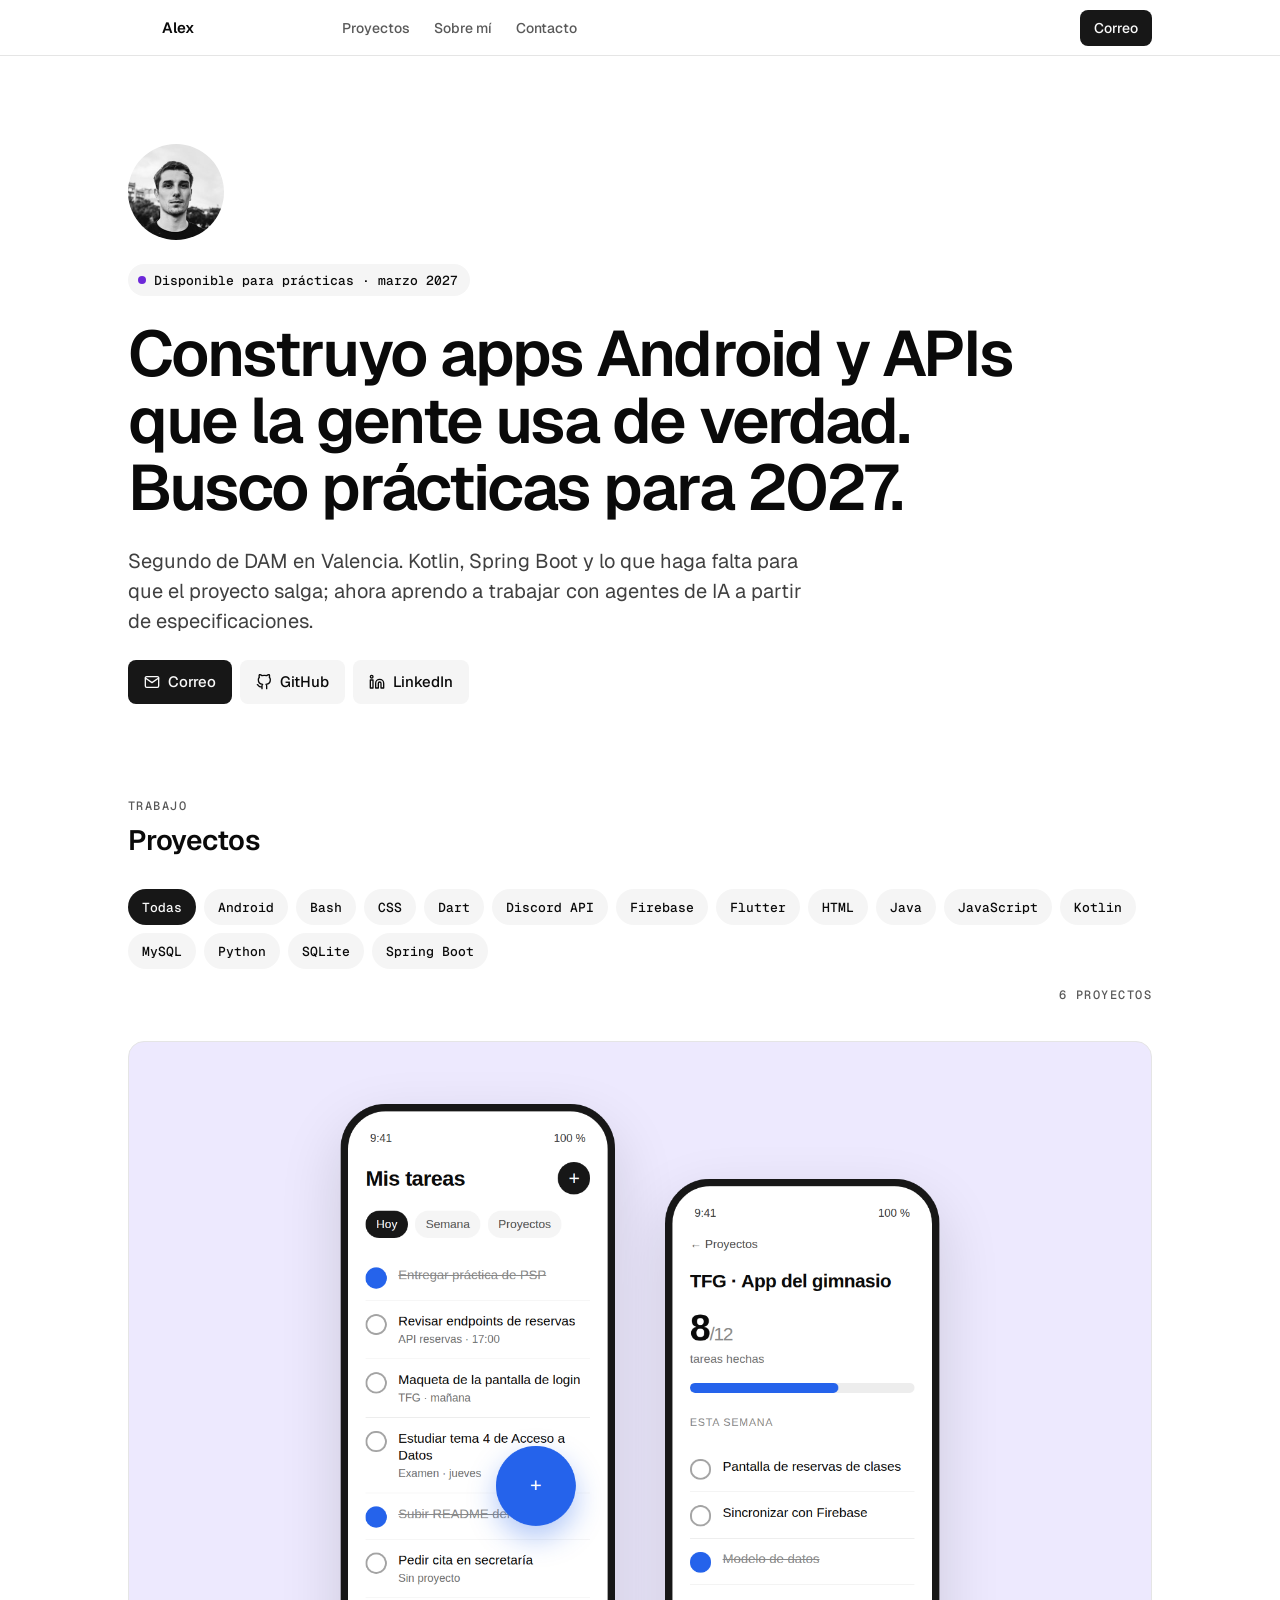
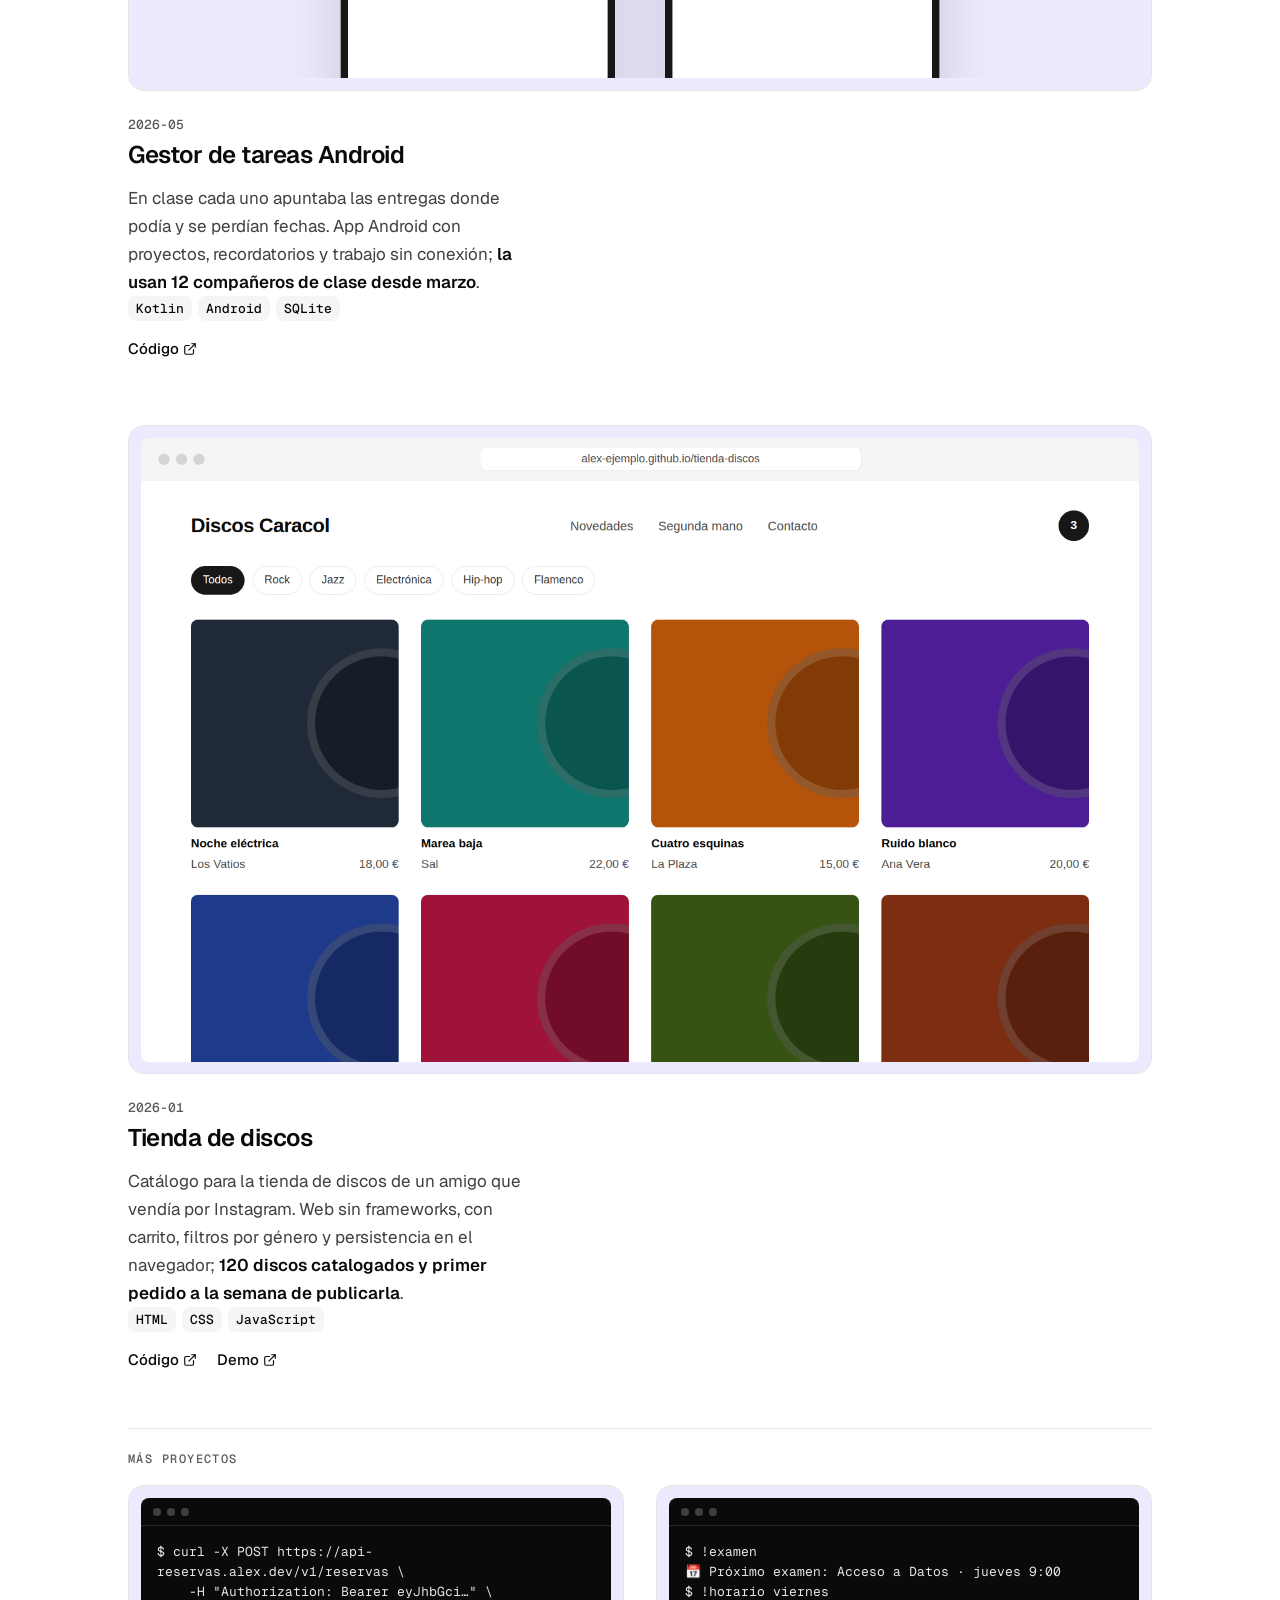
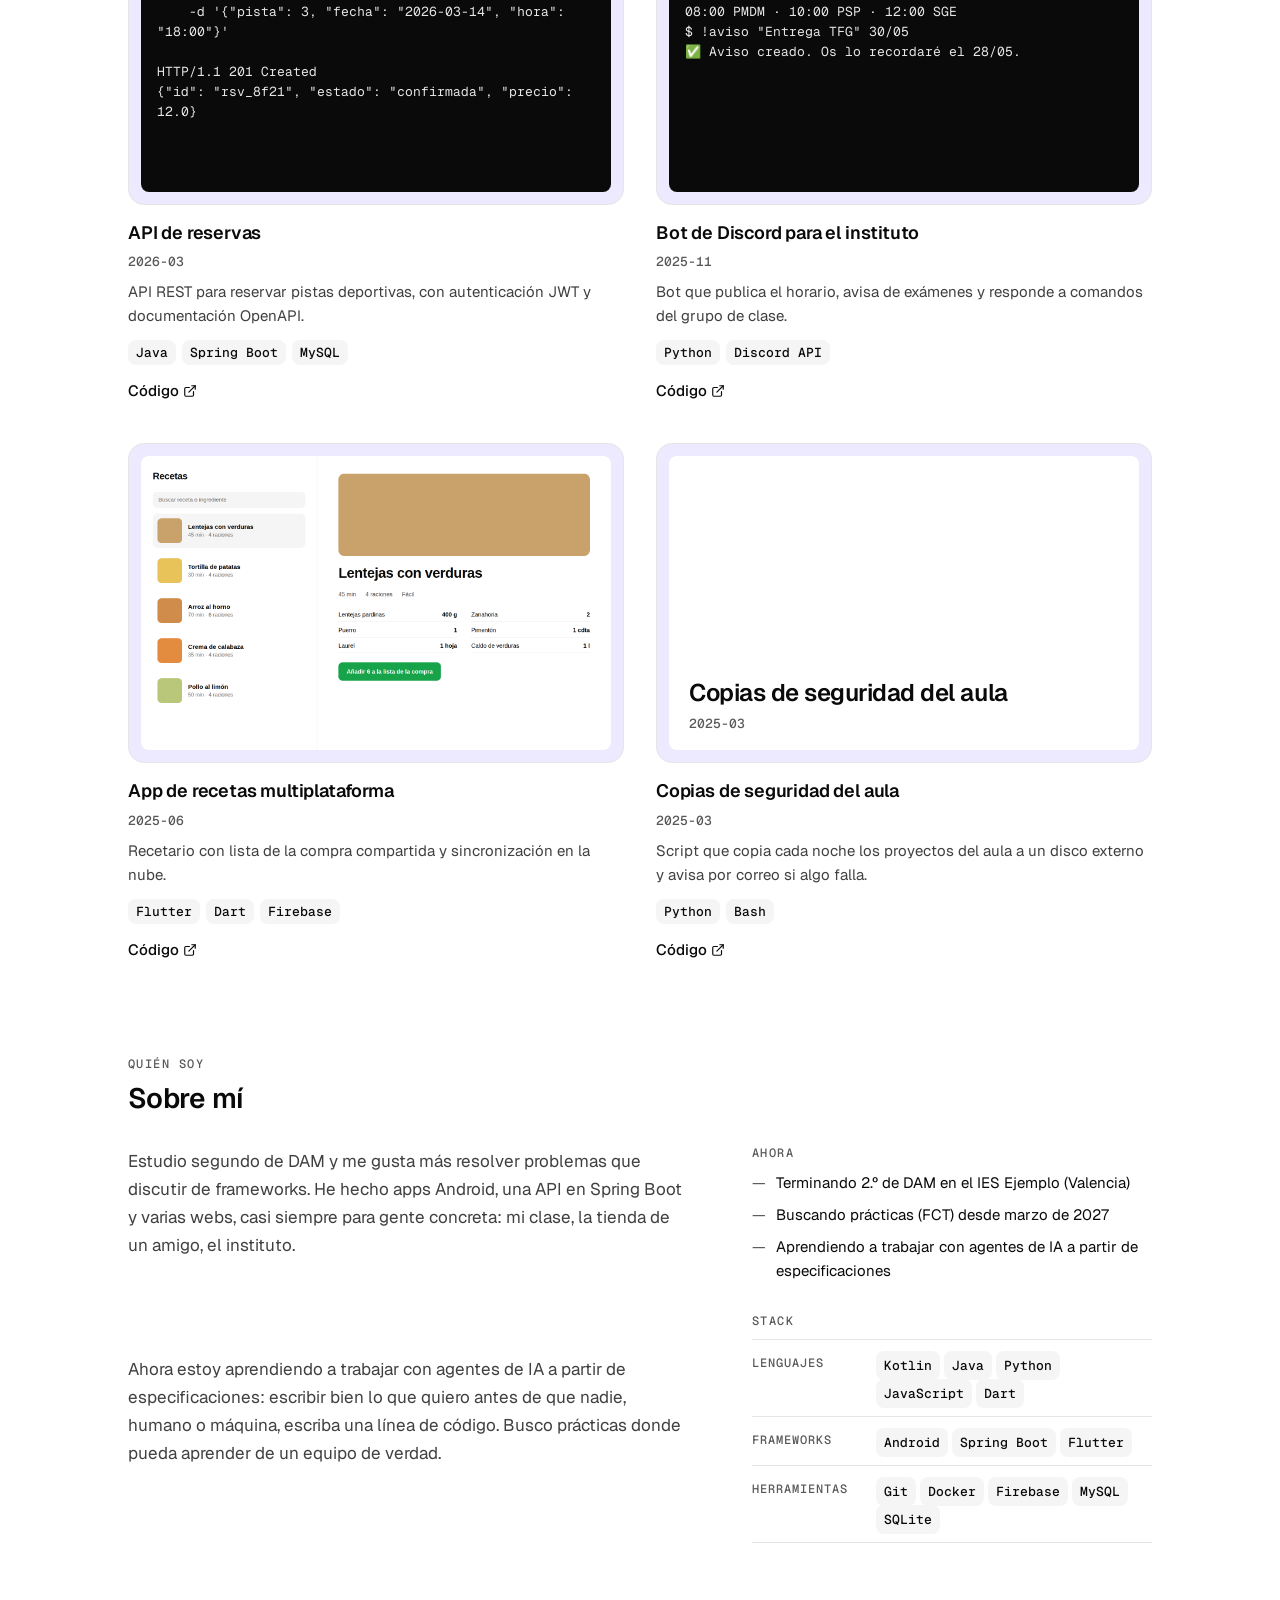
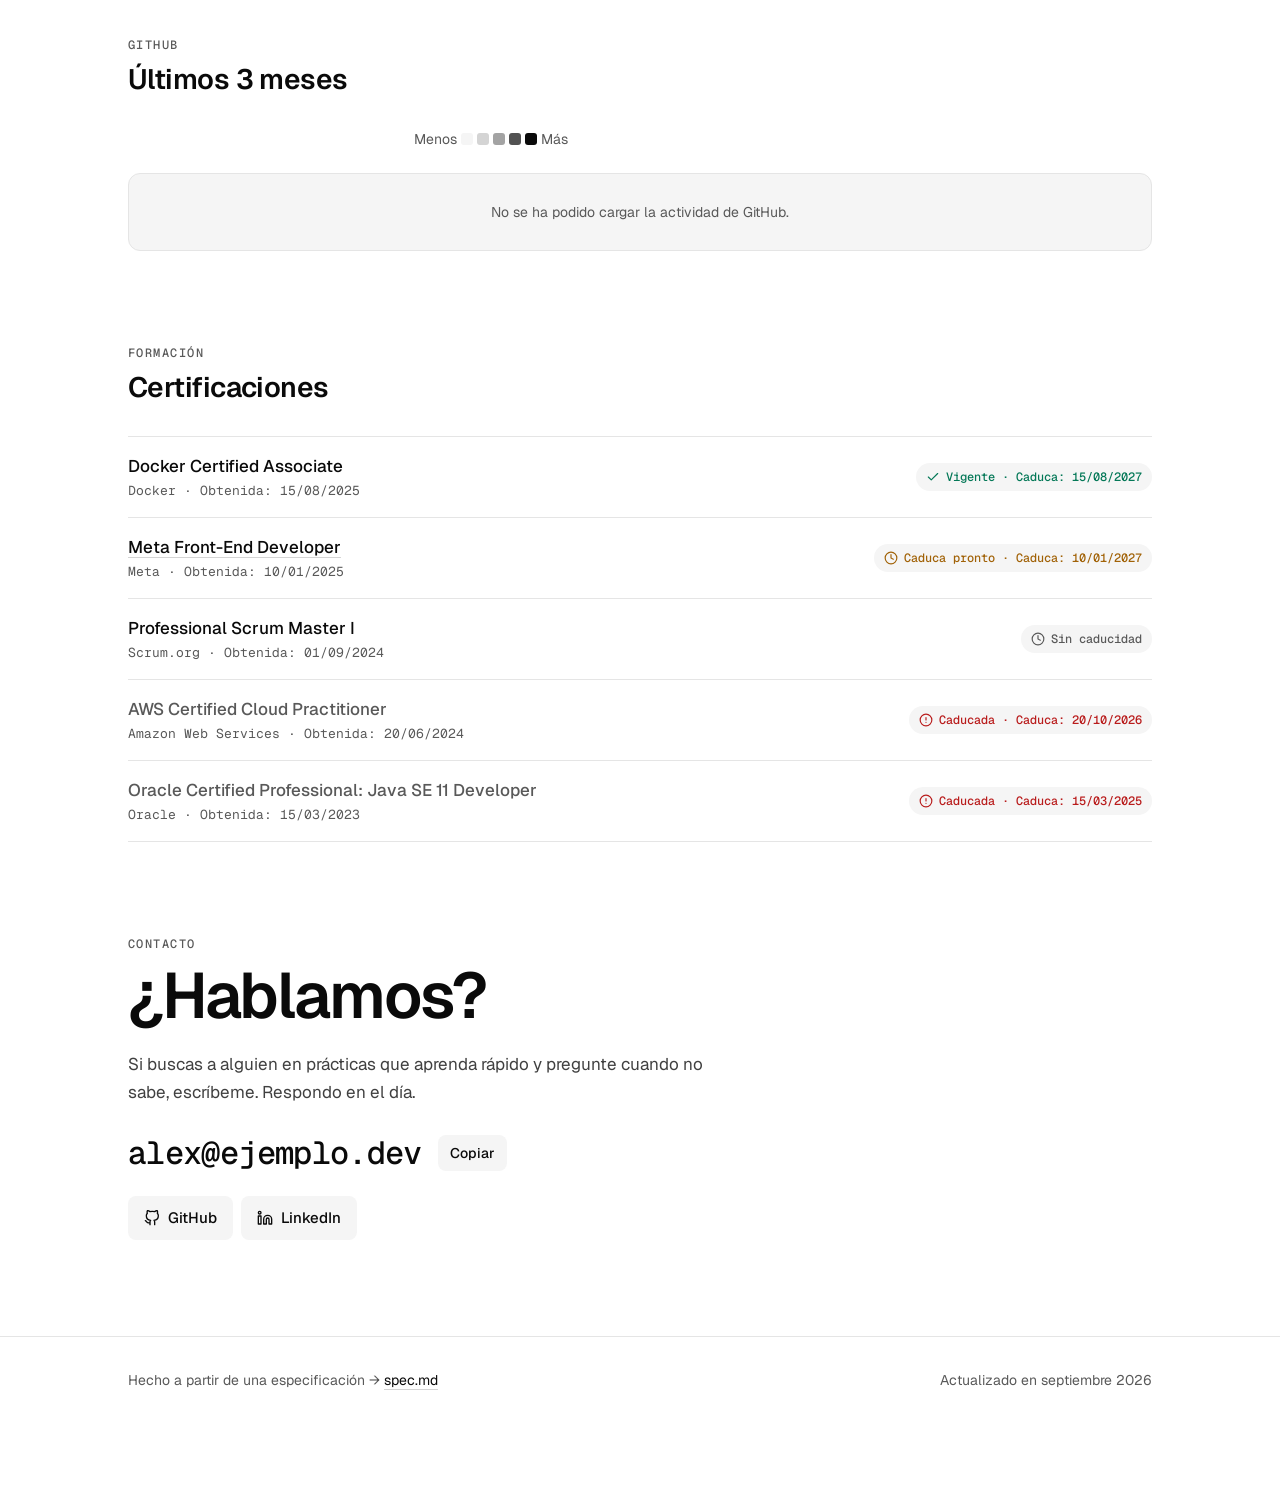
<file: index.html>
<!DOCTYPE html>
<html lang="es" data-acento="violeta">
<head>
  <meta charset="UTF-8">
  <meta name="viewport" content="width=device-width, initial-scale=1.0">
  <!-- Metadatos de compartir: única excepción al "ningún dato en el HTML" (los scrapers no ejecutan JS).
       Se rellenan una vez con los datos de perfil.json y el JS los vuelve a escribir al cargar. -->
  <title>Alex · Desarrollador multiplataforma en formación</title>
  <meta name="description" content="Construyo apps Android y APIs que la gente usa de verdad. Busco prácticas para 2027.">
  <meta property="og:type" content="website">
  <meta property="og:title" content="Alex · Desarrollador multiplataforma en formación">
  <meta property="og:description" content="Construyo apps Android y APIs que la gente usa de verdad. Busco prácticas para 2027.">
  <meta property="og:image" content="og.png">
  <meta name="twitter:card" content="summary_large_image">
  <link rel="icon" id="favicon" href="data:image/svg+xml,%3Csvg xmlns='http://www.w3.org/2000/svg' viewBox='0 0 64 64'%3E%3Crect width='64' height='64' rx='14' fill='%230A0A0A'/%3E%3Ctext x='32' y='43' text-anchor='middle' font-family='Helvetica,Arial,sans-serif' font-size='34' font-weight='600' fill='%23FAFAFA'%3EA%3C/text%3E%3C/svg%3E">
  <link rel="preconnect" href="https://fonts.googleapis.com">
  <link rel="preconnect" href="https://fonts.gstatic.com" crossorigin>
  <link href="https://fonts.googleapis.com/css2?family=Geist:wght@400;500;600&family=Geist+Mono:wght@400;500&display=swap" rel="stylesheet">
  <link rel="stylesheet" href="css/estilos.css">
</head>
<body>
  <a class="skip" href="#proyectos">Saltar a los proyectos</a>

  <header class="topbar">
    <div class="container">
      <a class="brand" href="#inicio" id="brand"><img class="brand__img is-off" id="brand-img" alt="" hidden><span id="brand-name"></span></a>
      <nav aria-label="Secciones">
        <ul class="topnav" id="topnav">
          <li><a href="#proyectos">Proyectos</a></li>
          <li><a href="#sobre-mi">Sobre mí</a></li>
          <li><a href="#contacto">Contacto</a></li>
        </ul>
      </nav>
      <div class="top-right">
        <span class="pill is-off" id="pill-top" hidden><span class="dot"></span><span class="pill__text"></span></span>
        <a class="btn btn--primary" id="btn-correo-top" href="#contacto">Correo</a>
      </div>
    </div>
  </header>

  <main id="inicio">
    <section class="hero" aria-label="Presentación">
      <div class="container">
        <img class="avatar" id="avatar" alt="" data-in="0" hidden>
        <p class="pill" id="pill-hero" data-in="1" hidden><span class="dot"></span><span class="pill__text"></span></p>
        <h1 id="claim" data-in="2"></h1>
        <p class="intro" id="intro" data-in="3"></p>
        <div class="actions" id="acciones" data-in="4"></div>
      </div>
    </section>

    <section class="section" id="proyectos" aria-labelledby="h-proyectos">
      <div class="container">
        <div class="section-head">
          <p class="eyebrow">Trabajo</p>
          <h2 id="h-proyectos">Proyectos</h2>
        </div>
        <div class="filters-row">
          <nav aria-label="Filtro por tecnología"><ul class="filters" id="filtros"></ul></nav>
          <p class="count eyebrow" id="contador" aria-live="polite"></p>
        </div>
        <div class="featured-list" id="destacados"></div>
        <h3 class="sub" id="mas-label" hidden>Más proyectos</h3>
        <div class="grid" id="lista"></div>
        <p class="empty" id="vacio" hidden>No hay proyectos con esta tecnología</p>
        <p class="empty" id="error-proyectos" hidden>No se han podido cargar los proyectos</p>
      </div>
    </section>

    <section class="section" id="sobre-mi" aria-labelledby="h-sobre">
      <div class="container">
        <div class="section-head">
          <p class="eyebrow">Quién soy</p>
          <h2 id="h-sobre">Sobre mí</h2>
        </div>
        <div class="about">
          <div class="about__text" id="sobre-texto"></div>
          <aside class="aside" aria-label="Ahora y stack">
            <div id="ahora-wrap"><h4>Ahora</h4><ul class="now" id="ahora"></ul></div>
            <div id="stack-wrap"><h4>Stack</h4><div id="stack"></div></div>
          </aside>
        </div>
      </div>
    </section>

    <section class="section" id="actividad" aria-labelledby="h-actividad">
      <div class="container">
        <div class="section-head">
          <p class="eyebrow">GitHub</p>
          <h2 id="h-actividad">Últimos 3 meses</h2>
        </div>
        <div class="heat-wrap" id="heat-wrap">
          <div class="heat" id="heat" role="group" aria-label="Contribuciones diarias a GitHub en las últimas 13 semanas"></div>
          <div class="heat-foot">
            <span id="heat-total" aria-live="polite"></span>
            <span class="legend" aria-hidden="true">Menos <i></i><i class="l1"></i><i class="l2"></i><i class="l3"></i><i class="l4"></i> Más</span>
          </div>
        </div>
        <p class="empty" id="actividad-vacio" hidden></p>
      </div>
    </section>

    <section class="section" id="certificaciones" aria-labelledby="h-certs">
      <div class="container">
        <div class="section-head">
          <p class="eyebrow">Formación</p>
          <h2 id="h-certs">Certificaciones</h2>
        </div>
        <ul class="certs" id="certs"></ul>
        <p class="empty" id="certificaciones-vacio" hidden>No hay certificaciones</p>
        <p class="empty" id="certificaciones-error" hidden>No se han podido cargar las certificaciones</p>
      </div>
    </section>

    <section class="section contact" id="contacto" aria-labelledby="h-contacto">
      <div class="container">
        <p class="eyebrow" style="margin-bottom:12px">Contacto</p>
        <h2 class="big" id="h-contacto">¿Hablamos?</h2>
        <p class="lead" id="contacto-texto">Si buscas a alguien en prácticas que aprenda rápido y pregunte cuando no sabe, escríbeme. Respondo en el día.</p>
        <div class="email-row">
          <a class="email" id="email" href="#"></a>
          <button class="btn btn--sm" id="copiar" type="button">Copiar</button>
          <span class="status" id="copiado" aria-live="polite"></span>
        </div>
        <div class="actions" id="acciones-2"></div>
      </div>
    </section>
  </main>

  <footer>
    <div class="container">
      <p>Hecho a partir de una especificación → <a id="spec-link" href="spec.md">spec.md</a></p>
      <p id="actualizado"></p>
    </div>
  </footer>

  <script src="js/app.js"></script>
</body>
</html>
</file>
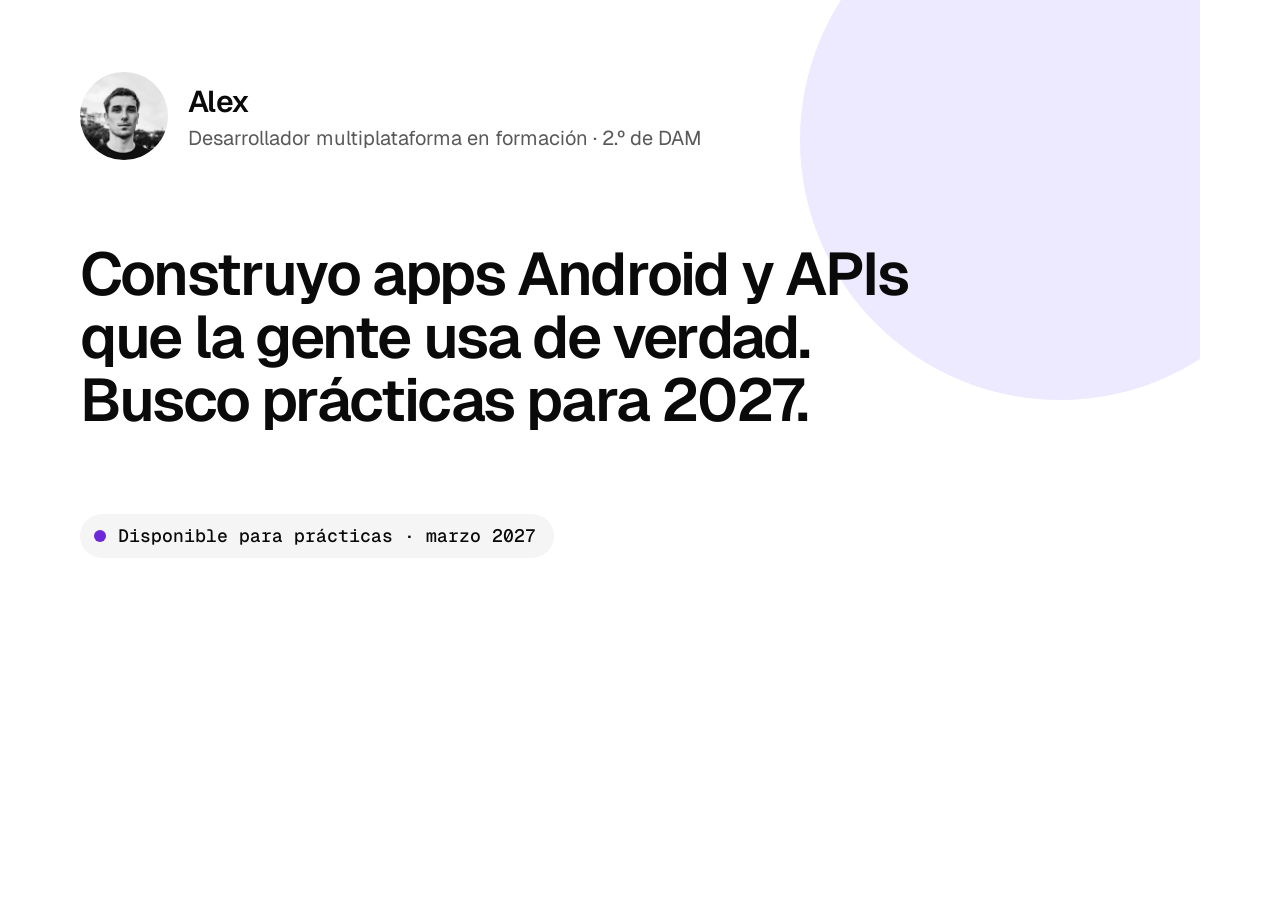
<file: og.html>
<!DOCTYPE html>
<html lang="es">
<head>
  <meta charset="UTF-8">
  <title>og.png · plantilla 1200×630</title>
  <!-- Plantilla de la imagen de compartir. Ábrela en Chrome, pon el viewport a 1200×630 (DevTools → modo dispositivo)
       y guarda la captura como og.png en la raíz del repo. Cambia nombre, titular, claim y estado a mano. -->
  <link rel="preconnect" href="https://fonts.googleapis.com">
  <link rel="preconnect" href="https://fonts.gstatic.com" crossorigin>
  <link href="https://fonts.googleapis.com/css2?family=Geist:wght@400;500;600&family=Geist+Mono:wght@400;500&display=swap" rel="stylesheet">
  <style>
    :root{--ink:#0A0A0A;--ink-2:#404040;--muted:#595959;--surface:#F5F5F5;--accent:#6D28D9;--accent-soft:#EDE9FE}
    *{box-sizing:border-box}
    html,body{margin:0;background:#fff}
    .og{width:1200px;height:630px;padding:72px 80px;display:flex;flex-direction:column;justify-content:space-between;font-family:"Geist",-apple-system,"Segoe UI",Helvetica,Arial,sans-serif;color:var(--ink);position:relative;overflow:hidden}
    .og::after{content:"";position:absolute;right:-120px;top:-120px;width:520px;height:520px;border-radius:50%;background:var(--accent-soft);z-index:0}
    .og>*{position:relative;z-index:1}
    .top{display:flex;align-items:center;gap:20px}
    .foto{width:88px;height:88px;border-radius:50%;object-fit:cover;background:var(--surface)}
    .nombre{font-size:30px;font-weight:600;letter-spacing:-.02em}
    .titular{font-size:20px;color:var(--muted);margin-top:4px}
    .claim{font-size:60px;font-weight:600;letter-spacing:-.03em;line-height:1.05;max-width:940px;text-wrap:balance}
    .pill{display:inline-flex;align-items:center;gap:12px;height:44px;padding:0 18px 0 14px;border-radius:999px;background:var(--surface);font:500 18px/1 "Geist Mono",ui-monospace,Menlo,monospace}
    .pill i{width:12px;height:12px;border-radius:50%;background:var(--accent)}
  </style>
</head>
<body>
  <div class="og">
    <div class="top">
      <img class="foto" src="img/foto.jpg" alt="">
      <div><div class="nombre">Alex</div><div class="titular">Desarrollador multiplataforma en formación · 2.º de DAM</div></div>
    </div>
    <div class="claim">Construyo apps Android y APIs que la gente usa de verdad. Busco prácticas para 2027.</div>
    <div><span class="pill"><i></i>Disponible para prácticas · marzo 2027</span></div>
  </div>
</body>
</html>
</file>
<file: css/estilos.css>
/* estilos.css · Portfolio v3 · Sistema de diseño "editorial de desarrollador" (Secture, Formación IA)
   Se usa tal cual. Los cambios de diseño se piden al cliente y se aprueban en spec.md antes de tocar este fichero.
   Si el Dev necesita una clase que no existe, la añade al final bajo el comentario "Añadido por el Dev" y avisa.
   Tokens en :root; acento por perfil.acento (atributo data-acento en <html>); tres animaciones y ninguna más. */
/* ---------- Tokens (sección 6 del plan) ---------- */
:root{
  --bg:#FFFFFF; --ink:#0A0A0A; --ink-2:#404040; --muted:#595959;
  --surface:#F5F5F5; --surface-2:#EDEDED; --border:#E5E5E5; --border-strong:#D4D4D4;
  --btn:#171717; --btn-ink:#FAFAFA;
  --accent:#6D28D9; --accent-soft:#EDE9FE;
  --ok:#047857; --warn:#A16207; --bad:#B91C1C;
  --radius-s:8px; --radius-m:12px; --radius-l:16px; --radius-pill:999px;
  --ease:cubic-bezier(.2,.8,.2,1); --dur-1:150ms; --dur-2:200ms; --dur-3:400ms;
  --sans:"Geist",-apple-system,"Segoe UI",Helvetica,Arial,sans-serif;
  --mono:"Geist Mono",ui-monospace,"SF Mono",Menlo,Consolas,monospace;
  --container:1120px; --measure:720px;
  --gutter:24px; --section-gap:64px; --topbar:56px;
}
@media (min-width:900px){:root{--gutter:48px;--section-gap:96px}}
:root[data-acento="azul"]{--accent:#1D4ED8;--accent-soft:#DBEAFE}
:root[data-acento="verde"]{--accent:#047857;--accent-soft:#D1FAE5}
:root[data-acento="naranja"]{--accent:#C2410C;--accent-soft:#FFEDD5}
:root[data-acento="rosa"]{--accent:#BE185D;--accent-soft:#FCE7F3}
:root[data-acento="amarillo"]{--accent:#A16207;--accent-soft:#FEF3C7}

/* ---------- Base ---------- */
*,*::before,*::after{box-sizing:border-box}
html{scroll-behavior:smooth;scroll-padding-top:calc(var(--topbar) + 24px)}
body{margin:0;background:var(--bg);color:var(--ink);font:400 17px/28px var(--sans);-webkit-font-smoothing:antialiased;text-rendering:optimizeLegibility;overflow-x:hidden}
::selection{background:var(--accent-soft);color:var(--ink)}
a{color:inherit}
:focus-visible{outline:2px solid var(--accent);outline-offset:3px;border-radius:4px}
img{max-width:100%;display:block}
h1,h2,h3,h4,p,ul{margin:0}
ul{padding:0;list-style:none}
svg{display:block}
[hidden]{display:none!important}
.container{max-width:var(--container);margin-inline:auto;padding-inline:var(--gutter)}
.measure{max-width:var(--measure)}
.skip{position:absolute;left:16px;top:-120px;z-index:100;background:var(--btn);color:var(--btn-ink);padding:10px 14px;border-radius:var(--radius-s);text-decoration:none;font-size:14px}
.skip:focus{top:calc(env(safe-area-inset-top,0px) + 8px)}

/* ---------- Barra superior ---------- */
.topbar{position:sticky;top:env(safe-area-inset-top,0px);z-index:50;height:var(--topbar);background:rgba(255,255,255,.82);backdrop-filter:blur(12px);-webkit-backdrop-filter:blur(12px);border-bottom:1px solid var(--border)}
.topbar .container{height:100%;display:flex;align-items:center;justify-content:space-between;gap:16px}
.brand{display:inline-flex;align-items:center;gap:10px;font-weight:600;font-size:15px;text-decoration:none;letter-spacing:-.01em}
.brand__img{width:24px;height:24px;border-radius:50%;object-fit:cover;background:var(--surface)}
/* Foto y disponibilidad de la barra: ocultas mientras el hero está a la vista, conservando su hueco */
.brand__img.is-off{opacity:0;visibility:hidden;transform:scale(.6)}
.top-right .pill.is-off{opacity:0;visibility:hidden}
.avatar{width:96px;height:96px;border-radius:50%;object-fit:cover;background:var(--surface)}
@media (max-width:639px){.avatar{width:72px;height:72px}}
.topnav{display:none;gap:24px}
.topnav a{font-size:14px;font-weight:500;color:var(--muted);text-decoration:none;padding:6px 0}
.topnav a:hover,.topnav a[aria-current="true"]{color:var(--ink)}
.top-right{display:flex;align-items:center;gap:12px}
.top-right .pill{display:none}
.topbar .btn{height:36px;padding:0 14px;font-size:14px}
@media (min-width:900px){.topnav{display:flex}.top-right .pill{display:inline-flex}}

/* ---------- Componentes ---------- */
.pill{display:inline-flex;align-items:center;gap:8px;height:32px;padding:0 12px 0 10px;border-radius:var(--radius-pill);background:var(--surface);font:500 13px/1 var(--mono);color:var(--ink);white-space:nowrap}
.pill .dot{width:8px;height:8px;border-radius:50%;background:var(--accent);flex:none}
.btn{display:inline-flex;align-items:center;gap:8px;height:44px;padding:0 16px;border-radius:var(--radius-s);font:500 15px/1 var(--sans);text-decoration:none;border:0;cursor:pointer;color:var(--ink);background:var(--surface);white-space:nowrap}
.btn:hover{background:var(--surface-2)}
.btn--primary{background:var(--btn);color:var(--btn-ink)}
.btn--primary:hover{background:#000}
.btn--sm{height:36px;padding:0 12px;font-size:14px}
.btn svg{width:16px;height:16px;flex:none}
.eyebrow{font:500 12px/1 var(--mono);letter-spacing:.12em;text-transform:uppercase;color:var(--muted)}
h2{font-size:28px;line-height:1.2;font-weight:600;letter-spacing:-.02em;text-wrap:balance}
.section{padding-top:var(--section-gap)}
.section-head{display:grid;gap:12px;margin-bottom:32px}
.chips{display:flex;flex-wrap:wrap;gap:6px}
.chip{font:500 13px/1 var(--mono);background:var(--surface);border-radius:var(--radius-s);padding:6px 8px;color:var(--ink)}
.meta-line{font:500 13px/20px var(--mono);color:var(--muted)}
.link{font:500 15px/24px var(--sans);color:var(--ink);text-decoration:underline;text-decoration-color:transparent;text-decoration-thickness:1px;text-underline-offset:5px;display:inline-flex;align-items:center;gap:4px}
.link:hover{text-decoration-color:var(--accent)}
.link svg{width:14px;height:14px}
.links{display:flex;flex-wrap:wrap;gap:20px}
.desc{color:var(--ink-2)}
.desc strong{color:var(--ink);font-weight:600}

/* ---------- Hero ---------- */
.hero{padding-top:48px}
@media (min-width:900px){.hero{padding-top:88px}}
.hero .container{display:grid;gap:24px;justify-items:start}
.hero h1{font-size:clamp(40px,6vw,64px);font-weight:600;letter-spacing:-.03em;line-height:1.05;max-width:900px;text-wrap:balance}
.hero .intro{font-size:20px;line-height:30px;color:var(--ink-2);max-width:34em}
.actions{display:flex;flex-wrap:wrap;gap:8px}

/* ---------- Proyectos ---------- */
.filters-row{display:flex;flex-wrap:wrap;align-items:center;gap:12px}
.filters{display:flex;flex-wrap:wrap;gap:8px}
.filter{height:44px;padding:0 14px;border-radius:var(--radius-pill);border:0;background:var(--surface);color:var(--ink);font:500 13px/1 var(--mono);cursor:pointer;white-space:nowrap}
@media (min-width:900px){.filter{height:36px}}
/* En móvil los filtros van en una sola fila desplazable, de borde a borde; la página no se desplaza en horizontal */
@media (max-width:639px){
  .filters-row{display:grid;grid-template-columns:minmax(0,1fr);gap:12px}
  .filters-row>nav{min-width:0}
  .filters{flex-wrap:nowrap;overflow-x:auto;scrollbar-width:none;margin-inline:calc(-1 * var(--gutter));padding-inline:var(--gutter);scroll-padding-inline:var(--gutter);scroll-snap-type:x proximity}
  .filters::-webkit-scrollbar{display:none}
  .filters li{flex:none;scroll-snap-align:start}
  .count{margin-left:0;padding:0}
}
.filter:hover{background:var(--surface-2)}
.filter[aria-pressed="true"]{background:var(--btn);color:var(--btn-ink)}
.count{margin-left:auto;padding:8px 0}
.marco-link{display:block;text-decoration:none;color:inherit;border-radius:var(--radius-l)}
.marco{background:var(--accent-soft);border:1px solid var(--border);border-radius:var(--radius-l);padding:12px}
.marco-link:hover .marco{border-color:var(--border-strong)}
.marco__inner{aspect-ratio:16/10;border-radius:var(--radius-s);overflow:hidden;position:relative;max-width:100%;container-type:inline-size;background:var(--bg)}
.marco__inner>*{width:100%;height:100%}
.marco__inner img{object-fit:cover}
.featured-list{margin-top:32px;display:grid;gap:64px}
.featured{display:grid;gap:24px}
.featured__meta{display:grid;gap:20px}
@media (min-width:900px){.featured__meta{grid-template-columns:5fr 7fr;gap:48px}}
.featured h3{font-size:24px;font-weight:600;letter-spacing:-.02em;line-height:1.2;margin:6px 0 14px}
.featured .links{margin-top:16px}
h3.sub{font:500 12px/1 var(--mono);letter-spacing:.12em;text-transform:uppercase;color:var(--muted);margin:56px 0 20px;padding-top:24px;border-top:1px solid var(--border)}
.grid{display:grid;gap:40px 32px}
@media (min-width:640px){.grid{grid-template-columns:1fr 1fr}}
.card{display:grid;gap:8px;align-content:start}
.card .marco-link{margin-bottom:8px}
.card h3{font-size:18px;font-weight:600;letter-spacing:-.01em;line-height:1.3}
.card .resumen{font-size:15px;line-height:24px;color:var(--ink-2)}
.card .chips{margin-top:4px}
.card .links{margin-top:6px}
.empty{margin-top:24px;padding:24px;text-align:center;font-size:14px;color:var(--muted);background:var(--surface);border:1px solid var(--border);border-radius:var(--radius-m)}

/* Tarjeta terminal (fallback cuando hay snippet) */
.terminal{background:#0A0A0A;color:#E5E5E5;font:400 13px/20px var(--mono);display:flex;flex-direction:column}
.terminal__bar{height:28px;flex:none;display:flex;align-items:center;gap:6px;padding:0 12px;border-bottom:1px solid #262626}
.terminal__bar i{width:8px;height:8px;border-radius:50%;background:#404040}
.terminal pre{margin:0;padding:16px;font:inherit;white-space:pre-wrap;overflow-wrap:anywhere;overflow:hidden;flex:1}
.terminal .p{color:#A3A3A3}
@container (max-width:420px){.terminal pre{font-size:11px;line-height:16px;padding:12px}}
/* Fallback tipográfico (sin imagen ni snippet) */
.fallback{display:flex;flex-direction:column;justify-content:flex-end;padding:20px;background:var(--bg)}
.fallback strong{font-size:24px;font-weight:600;letter-spacing:-.02em;line-height:1.15;text-wrap:balance}
.fallback span{font:500 13px/1 var(--mono);color:var(--muted);margin-top:10px}
@container (max-width:420px){.fallback strong{font-size:20px}}

/* ---------- Sobre mí ---------- */
.about{display:grid;gap:40px}
@media (min-width:900px){.about{grid-template-columns:7fr 5fr;gap:64px}}
.about__text{display:grid;gap:20px;color:var(--ink-2)}
.aside{display:grid;gap:32px;align-content:start}
.aside h4{font:500 12px/1 var(--mono);letter-spacing:.12em;text-transform:uppercase;color:var(--muted);margin-bottom:12px}
.now{display:grid;gap:8px;font-size:15px;line-height:24px}
.now li{display:grid;grid-template-columns:16px 1fr;gap:8px}
.now li::before{content:"—";color:var(--muted)}
.stack-row{display:grid;grid-template-columns:112px 1fr;gap:12px;align-items:start;padding:10px 0;border-top:1px solid var(--border)}
.stack-row:last-child{border-bottom:1px solid var(--border)}
.stack-row .label{font:500 12px/26px var(--mono);letter-spacing:.08em;text-transform:uppercase;color:var(--muted)}

/* ---------- Actividad ---------- */
.heat-wrap{display:grid;gap:16px;max-width:440px}
.heat{display:grid;grid-template-columns:repeat(13,1fr);gap:4px}
.heat .col{display:grid;gap:4px}
.cell{aspect-ratio:1;border-radius:3px;background:var(--surface)}
.cell.l1{background:#D4D4D4}.cell.l2{background:#A3A3A3}.cell.l3{background:#525252}.cell.l4{background:#0A0A0A}
.cell.future{background:transparent;border:1px dashed var(--border)}
.heat-foot{display:flex;flex-wrap:wrap;justify-content:space-between;gap:8px 16px;font:400 14px/20px var(--sans);color:var(--muted)}
.legend{display:inline-flex;align-items:center;gap:4px}
.legend i{width:12px;height:12px;border-radius:3px;background:var(--surface);display:block}
.legend .l1{background:#D4D4D4}.legend .l2{background:#A3A3A3}.legend .l3{background:#525252}.legend .l4{background:#0A0A0A}

/* ---------- Certificaciones ---------- */
.certs{border-top:1px solid var(--border)}
.cert{display:grid;gap:8px;padding:16px 0;border-bottom:1px solid var(--border);align-items:center}
@media (min-width:640px){.cert{grid-template-columns:1fr auto;gap:24px}}
.cert__name{font-size:17px;font-weight:500;line-height:26px}
.cert__name a{text-decoration:underline;text-decoration-color:var(--border-strong);text-underline-offset:4px}
.cert__name a:hover{text-decoration-color:var(--accent)}
.cert__meta{font:400 13px/20px var(--mono);color:var(--muted);margin-top:2px}
.badge{display:inline-flex;align-items:center;gap:6px;height:28px;padding:0 10px;border-radius:var(--radius-pill);background:var(--surface);font:500 12px/1 var(--mono);white-space:nowrap}
.badge svg{width:14px;height:14px}
.badge--ok{color:var(--ok)}.badge--warn{color:var(--warn)}.badge--bad{color:var(--bad)}.badge--none{color:var(--muted)}
.cert--expired .cert__name{color:var(--muted)}

/* ---------- Contacto y pie ---------- */
.contact h2.big{font-size:clamp(40px,6vw,64px);letter-spacing:-.03em;line-height:1.05;margin-bottom:20px}
.contact .lead{color:var(--ink-2);max-width:34em}
.email-row{display:flex;flex-wrap:wrap;align-items:center;gap:12px 16px;margin-top:28px}
.email{font:500 clamp(20px,3vw,32px)/1.2 var(--mono);letter-spacing:-.02em;color:var(--ink);text-decoration:none;overflow-wrap:anywhere}
.email:hover{text-decoration:underline;text-decoration-color:var(--accent);text-underline-offset:6px}
.status{font:500 13px/1 var(--mono);color:var(--muted);min-height:1em}
.contact .actions{margin-top:24px}
footer{margin-top:var(--section-gap);border-top:1px solid var(--border);padding-block:32px 96px;font-size:14px;line-height:22px;color:var(--muted)}
footer .container{display:flex;flex-wrap:wrap;justify-content:space-between;gap:8px 24px}
footer a{color:var(--ink);text-decoration:underline;text-decoration-color:var(--border-strong);text-underline-offset:4px}
footer a:hover{text-decoration-color:var(--accent)}
footer .note{flex-basis:100%;font-size:13px}

/* ---------- Movimiento (exactamente tres) ---------- */
@media (prefers-reduced-motion:no-preference){
  .btn,.filter,.topnav a,.link,.cert__name a,.email,footer a{transition:background var(--dur-1) var(--ease),color var(--dur-1) var(--ease),text-decoration-color var(--dur-1) var(--ease)}
  .brand__img,.top-right .pill{transition:opacity var(--dur-2) var(--ease),transform var(--dur-2) var(--ease),visibility 0s linear var(--dur-2)}
  .brand__img:not(.is-off),.top-right .pill:not(.is-off){transition-delay:0s}
  .marco{transition:border-color var(--dur-2) var(--ease)}
  .marco__inner>*{transition:transform var(--dur-2) var(--ease)}
  .marco-link:hover .marco__inner>*{transform:scale(1.02)}
  .hero [data-in]{animation:fadeUp var(--dur-3) var(--ease) both}
  .hero [data-in="1"]{animation-delay:60ms}
  .hero [data-in="2"]{animation-delay:120ms}
  .hero [data-in="3"]{animation-delay:180ms}
  .hero [data-in="4"]{animation-delay:240ms}
  @keyframes fadeUp{from{opacity:0;transform:translateY(12px)}to{opacity:1;transform:none}}
  ::view-transition-old(root),::view-transition-new(root){animation-duration:var(--dur-1)}
}

/* ---------- Añadido por el Dev ---------- */
</file>
